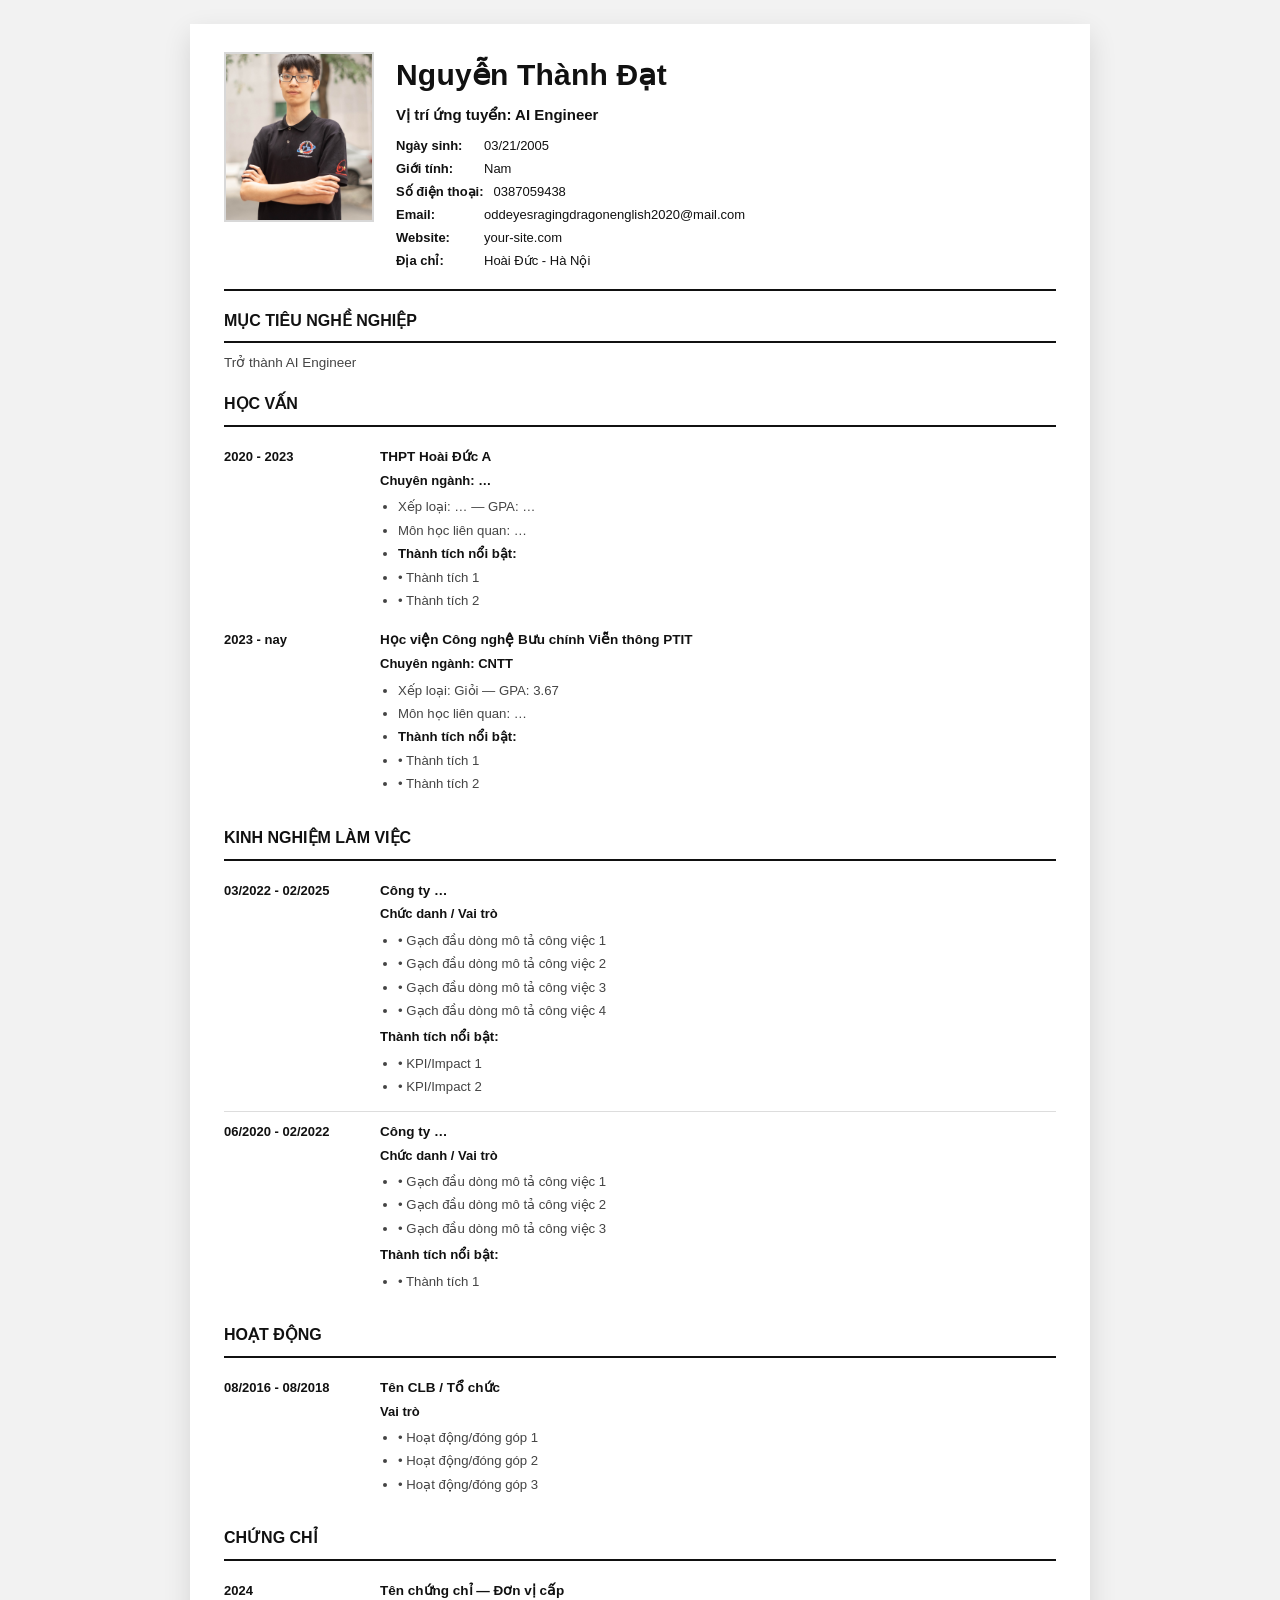
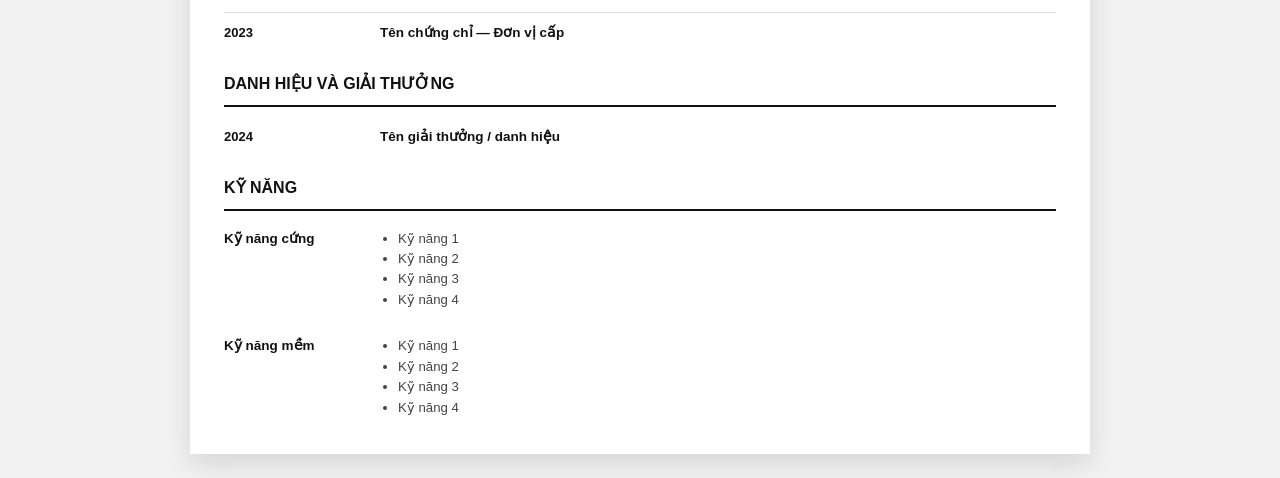
<file: index.html>
<!doctype html>
<html lang="vi">
<head>
  <meta charset="utf-8" />
  <meta name="viewport" content="width=device-width,initial-scale=1" />
  <title>CV - Nguyễn Thành Đạt</title>
  <style>
    :root{
      --ink:#111;
      --muted:#444;
      --line:#111;
      --soft:#e9e9e9;
      --paper:#fff;
      --w: 900px;
    }
    *{box-sizing:border-box}
    body{
      margin:0;
      background:#f2f2f2;
      color:var(--ink);
      font-family: Arial, Helvetica, sans-serif;
      line-height:1.55;
    }
    .page{
      width:min(var(--w), 100%);
      margin:24px auto;
      background:var(--paper);
      padding:28px 34px;
      box-shadow:0 10px 26px rgba(0,0,0,.12);
    }

    /* TOP HEADER */
    .top{
      display:grid;
      grid-template-columns: 150px 1fr;
      gap:22px;
      align-items:start;
      padding-bottom:14px;
      border-bottom:2px solid var(--line);
    }
    .photo{
      width:150px;
      height:170px;
      border:2px solid #d8d8d8;
      background:#f6f6f6;
      overflow:hidden;
      display:flex;
      align-items:center;
      justify-content:center;
      font-size:12px;
      color:#777;
    }
    .photo img{
      width:100%;
      height:100%;
      object-fit:cover;
      display:block;
    }
    .name{
      font-size:30px;
      font-weight:800;
      margin:0;
      letter-spacing:.2px;
    }
    .title{
      font-size:15px;
      font-weight:700;
      margin:4px 0 10px;
    }
    .info{
      margin-top:6px;
      font-size:13px;
    }
    .info .row{
      display:flex;
      gap:10px;
      margin:3px 0;
    }
    .info .label{
      min-width:78px; /* “Ngày sinh”, “Giới tính”… */
      font-weight:700;
    }
    .info .value{
      color:var(--ink);
      word-break:break-word;
    }
    .info a{color:inherit; text-decoration:none}
    .info a:hover{text-decoration:underline}

    /* SECTIONS */
    .section{
      margin-top:18px;
    }
    .sec-title{
      font-size:16px;
      font-weight:900;
      text-transform:uppercase;
      margin:0 0 8px;
    }
    .rule{
      height:2px;
      background:var(--line);
      margin:2px 0 10px;
    }
    .para{
      font-size:13.5px;
      color:var(--muted);
      margin:0;
    }

    /* TIMELINE ROWS (left date, right content) */
    .tl{
      display:flex;
      flex-direction:column;
      gap:0;
    }
    .tl-item{
      display:grid;
      grid-template-columns: 140px 1fr;
      gap:16px;
      padding:10px 0;
      border-bottom:1px solid #ddd;
    }
    .tl-item:last-child{border-bottom:none}
    .time{
      font-size:13px;
      font-weight:700;
      color:var(--ink);
      white-space:nowrap;
    }
    .right h4{
      margin:0;
      font-size:13.5px;
      font-weight:900;
    }
    .right .sub{
      margin:3px 0 0;
      font-size:13px;
      font-weight:800;
    }
    .right .desc{
      margin:6px 0 0;
      font-size:13.2px;
      color:var(--muted);
    }
    .bullets{
      margin:6px 0 0 18px;
      padding:0;
      color:var(--muted);
      font-size:13.2px;
    }
    .bullets li{margin:3px 0}
    .bold{font-weight:900; color:var(--ink)}

    /* SKILLS block (two rows like screenshot: hard/soft) */
    .skills{
      display:grid;
      gap:10px;
    }
    .skill-row{
      display:grid;
      grid-template-columns: 140px 1fr;
      gap:16px;
      align-items:start;
      padding:8px 0;
    }
    .skill-label{
      font-size:13.5px;
      font-weight:900;
    }
    .skill-list{
      margin:0;
      padding-left:18px;
      color:var(--muted);
      font-size:13.2px;
    }

    /* PRINT */
    @media print{
      body{background:#fff}
      .page{box-shadow:none; margin:0; width:auto}
      a{color:inherit}
    }
  </style>
</head>

<body>
  <div class="page">
    <!-- HEADER -->
    <header class="top">
      <div class="photo">
        <img src="static/images/DSCF8005-2.jpg" alt="avatar">
      </div>

      <div>
        <h1 class="name">Nguyễn Thành Đạt</h1>
        <div class="title">Vị trí ứng tuyển: AI Engineer</div>

        <div class="info">
          <div class="row"><div class="label">Ngày sinh:</div><div class="value">03/21/2005</div></div>
          <div class="row"><div class="label">Giới tính:</div><div class="value">Nam</div></div>
          <div class="row"><div class="label">Số điện thoại:</div><div class="value">0387059438</div></div>
          <div class="row"><div class="label">Email:</div><div class="value"><a href="mailto:you@mail.com">oddeyesragingdragonenglish2020@mail.com</a></div></div>
          <div class="row"><div class="label">Website:</div><div class="value"><a href="https://your-site.com" target="_blank" rel="noopener">your-site.com</a></div></div>
          <div class="row"><div class="label">Địa chỉ:</div><div class="value">Hoài Đức - Hà Nội</div></div>
        </div>
      </div>
    </header>

    <!-- CAREER OBJECTIVE -->
    <section class="section">
      <div class="sec-title">MỤC TIÊU NGHỀ NGHIỆP</div>
      <div class="rule"></div>
      <p class="para">
        Trở thành AI Engineer
      </p>
    </section>

    <!-- EDUCATION -->
    <section class="section">
      <div class="sec-title">HỌC VẤN</div>
      <div class="rule"></div>

      <div class="tl">
        <div class="tl-item">
          <div class="time">2020 - 2023</div>
          <div class="right">
            <h4>THPT Hoài Đức A</h4>
            <div class="sub">Chuyên ngành: …</div>
            <ul class="bullets">
              <li>Xếp loại: … — GPA: …</li>
              <li>Môn học liên quan: …</li>
              <li><span class="bold">Thành tích nổi bật:</span></li>
              <li>• Thành tích 1</li>
              <li>• Thành tích 2</li>
            </ul>
          </div>
          <div class="time">2023 - nay</div>
          <div class="right">
            <h4>Học viện Công nghệ Bưu chính Viễn thông PTIT</h4>
            <div class="sub">Chuyên ngành: CNTT</div>
            <ul class="bullets">
              <li>Xếp loại: Giỏi — GPA: 3.67</li>
              <li>Môn học liên quan: …</li>
              <li><span class="bold">Thành tích nổi bật:</span></li>
              <li>• Thành tích 1</li>
              <li>• Thành tích 2</li>
            </ul>
          </div>
        </div>
      </div>
    </section>

    <!-- EXPERIENCE -->
    <section class="section">
      <div class="sec-title">KINH NGHIỆM LÀM VIỆC</div>
      <div class="rule"></div>

      <div class="tl">
        <div class="tl-item">
          <div class="time">03/2022 - 02/2025</div>
          <div class="right">
            <h4>Công ty …</h4>
            <div class="sub">Chức danh / Vai trò</div>
            <ul class="bullets">
              <li>• Gạch đầu dòng mô tả công việc 1</li>
              <li>• Gạch đầu dòng mô tả công việc 2</li>
              <li>• Gạch đầu dòng mô tả công việc 3</li>
              <li>• Gạch đầu dòng mô tả công việc 4</li>
            </ul>
            <div class="desc"><span class="bold">Thành tích nổi bật:</span></div>
            <ul class="bullets">
              <li>• KPI/Impact 1</li>
              <li>• KPI/Impact 2</li>
            </ul>
          </div>
        </div>

        <div class="tl-item">
          <div class="time">06/2020 - 02/2022</div>
          <div class="right">
            <h4>Công ty …</h4>
            <div class="sub">Chức danh / Vai trò</div>
            <ul class="bullets">
              <li>• Gạch đầu dòng mô tả công việc 1</li>
              <li>• Gạch đầu dòng mô tả công việc 2</li>
              <li>• Gạch đầu dòng mô tả công việc 3</li>
            </ul>
            <div class="desc"><span class="bold">Thành tích nổi bật:</span></div>
            <ul class="bullets">
              <li>• Thành tích 1</li>
            </ul>
          </div>
        </div>
      </div>
    </section>

    <!-- ACTIVITIES -->
    <section class="section">
      <div class="sec-title">HOẠT ĐỘNG</div>
      <div class="rule"></div>

      <div class="tl">
        <div class="tl-item">
          <div class="time">08/2016 - 08/2018</div>
          <div class="right">
            <h4>Tên CLB / Tổ chức</h4>
            <div class="sub">Vai trò</div>
            <ul class="bullets">
              <li>• Hoạt động/đóng góp 1</li>
              <li>• Hoạt động/đóng góp 2</li>
              <li>• Hoạt động/đóng góp 3</li>
            </ul>
          </div>
        </div>
      </div>
    </section>

    <!-- CERTIFICATES -->
    <section class="section">
      <div class="sec-title">CHỨNG CHỈ</div>
      <div class="rule"></div>

      <div class="tl">
        <div class="tl-item">
          <div class="time">2024</div>
          <div class="right">
            <h4>Tên chứng chỉ — Đơn vị cấp</h4>
          </div>
        </div>
        <div class="tl-item">
          <div class="time">2023</div>
          <div class="right">
            <h4>Tên chứng chỉ — Đơn vị cấp</h4>
          </div>
        </div>
      </div>
    </section>

    <!-- AWARDS -->
    <section class="section">
      <div class="sec-title">DANH HIỆU VÀ GIẢI THƯỞNG</div>
      <div class="rule"></div>

      <div class="tl">
        <div class="tl-item">
          <div class="time">2024</div>
          <div class="right">
            <h4>Tên giải thưởng / danh hiệu</h4>
          </div>
        </div>
      </div>
    </section>

    <!-- SKILLS -->
    <section class="section">
      <div class="sec-title">KỸ NĂNG</div>
      <div class="rule"></div>

      <div class="skills">
        <div class="skill-row">
          <div class="skill-label">Kỹ năng cứng</div>
          <ul class="skill-list">
            <li>Kỹ năng 1</li>
            <li>Kỹ năng 2</li>
            <li>Kỹ năng 3</li>
            <li>Kỹ năng 4</li>
          </ul>
        </div>

        <div class="skill-row">
          <div class="skill-label">Kỹ năng mềm</div>
          <ul class="skill-list">
            <li>Kỹ năng 1</li>
            <li>Kỹ năng 2</li>
            <li>Kỹ năng 3</li>
            <li>Kỹ năng 4</li>
          </ul>
        </div>
      </div>
    </section>

  </div>
</body>
</html>
</file>
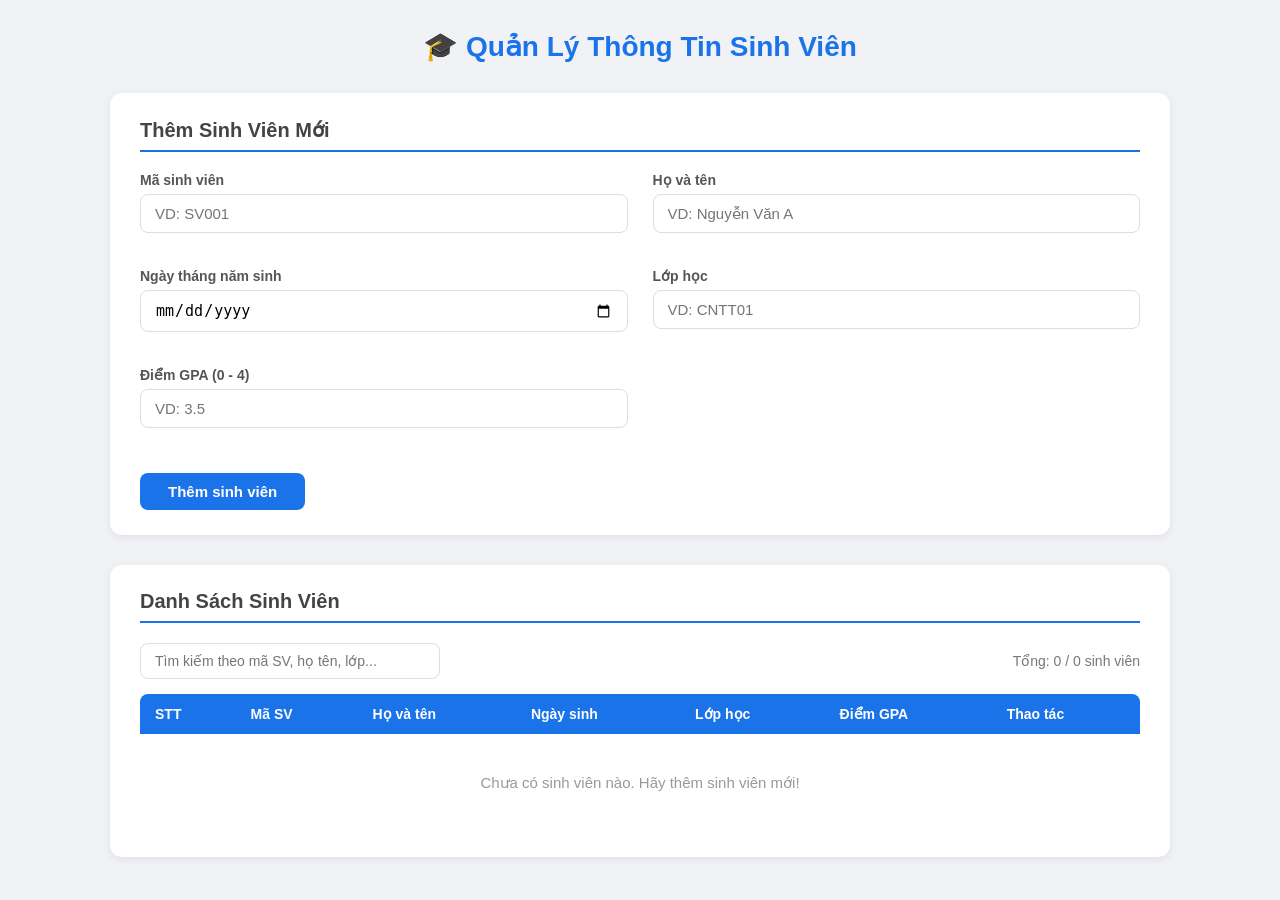
<file: js_w1/index.html>
<!DOCTYPE html>
<html lang="vi">
<head>
    <meta charset="UTF-8">
    <meta name="viewport" content="width=device-width, initial-scale=1.0">
    <title>Quản lý thông tin sinh viên</title>
    <link rel="stylesheet" href="style.css">
</head>
<body>
    <div class="container">
        <h1>&#127891; Quản Lý Thông Tin Sinh Viên</h1>

        <div class="form-section">
            <h2 id="form-title">Thêm Sinh Viên Mới</h2>
            <div class="form-grid">
                <div class="form-group">
                    <label for="maSV">Mã sinh viên</label>
                    <input type="text" id="maSV" placeholder="VD: SV001">
                    <span class="error-msg" id="err-maSV"></span>
                </div>
                <div class="form-group">
                    <label for="hoTen">Họ và tên</label>
                    <input type="text" id="hoTen" placeholder="VD: Nguyễn Văn A">
                    <span class="error-msg" id="err-hoTen"></span>
                </div>
                <div class="form-group">
                    <label for="ngaySinh">Ngày tháng năm sinh</label>
                    <input type="date" id="ngaySinh">
                    <span class="error-msg" id="err-ngaySinh"></span>
                </div>
                <div class="form-group">
                    <label for="lopHoc">Lớp học</label>
                    <input type="text" id="lopHoc" placeholder="VD: CNTT01">
                    <span class="error-msg" id="err-lopHoc"></span>
                </div>
                <div class="form-group">
                    <label for="diemGPA">Điểm GPA (0 - 4)</label>
                    <input type="number" id="diemGPA" placeholder="VD: 3.5" step="0.01" min="0" max="4">
                    <span class="error-msg" id="err-diemGPA"></span>
                </div>
                <div></div>
                <div class="btn-group">
                    <button class="btn btn-primary" id="btnSubmit" onclick="handleSubmit()">Thêm sinh viên</button>
                    <button class="btn btn-secondary" id="btnCancel" onclick="handleCancel()" style="display:none;">Hủy</button>
                </div>
            </div>
        </div>

        <div class="table-section">
            <h2>Danh Sách Sinh Viên</h2>
            <div class="search-bar">
                <input type="text" id="searchInput" placeholder="Tìm kiếm theo mã SV, họ tên, lớp..." oninput="renderTable()">
                <span class="student-count" id="studentCount"></span>
            </div>
            <table>
                <thead>
                    <tr>
                        <th>STT</th>
                        <th>Mã SV</th>
                        <th>Họ và tên</th>
                        <th>Ngày sinh</th>
                        <th>Lớp học</th>
                        <th>Điểm GPA</th>
                        <th>Thao tác</th>
                    </tr>
                </thead>
                <tbody id="studentTableBody">
                </tbody>
            </table>
            <div class="empty-msg" id="emptyMsg">Chưa có sinh viên nào. Hãy thêm sinh viên mới!</div>
        </div>
    </div>

    <script src="app.js"></script>
</body>
</html>
</file>
<file: js_w1/style.css>
* {
    margin: 0;
    padding: 0;
    box-sizing: border-box;
}

body {
    font-family: 'Segoe UI', Tahoma, Geneva, Verdana, sans-serif;
    background: #f0f2f5;
    color: #333;
    min-height: 100vh;
}

.container {
    max-width: 1100px;
    margin: 0 auto;
    padding: 30px 20px;
}

h1 {
    text-align: center;
    margin-bottom: 30px;
    color: #1a73e8;
    font-size: 28px;
}

.form-section {
    background: #fff;
    padding: 25px 30px;
    border-radius: 12px;
    box-shadow: 0 2px 8px rgba(0,0,0,0.08);
    margin-bottom: 30px;
}

.form-section h2 {
    margin-bottom: 20px;
    color: #444;
    font-size: 20px;
    border-bottom: 2px solid #1a73e8;
    padding-bottom: 8px;
}

.form-grid {
    display: grid;
    grid-template-columns: 1fr 1fr;
    gap: 15px 25px;
}

.form-group {
    display: flex;
    flex-direction: column;
}

.form-group label {
    font-weight: 600;
    margin-bottom: 6px;
    color: #555;
    font-size: 14px;
}

.form-group input {
    padding: 10px 14px;
    border: 1.5px solid #ddd;
    border-radius: 8px;
    font-size: 15px;
    transition: border-color 0.2s;
    outline: none;
}

.form-group input:focus {
    border-color: #1a73e8;
    box-shadow: 0 0 0 3px rgba(26, 115, 232, 0.1);
}

.form-group input.error {
    border-color: #e74c3c;
}

.error-msg {
    color: #e74c3c;
    font-size: 12px;
    margin-top: 4px;
    min-height: 16px;
}

.btn-group {
    grid-column: 1 / -1;
    display: flex;
    gap: 12px;
    margin-top: 10px;
}

.btn {
    padding: 10px 28px;
    border: none;
    border-radius: 8px;
    font-size: 15px;
    font-weight: 600;
    cursor: pointer;
    transition: all 0.2s;
}

.btn:hover {
    transform: translateY(-1px);
    box-shadow: 0 4px 12px rgba(0,0,0,0.15);
}

.btn-primary {
    background: #1a73e8;
    color: #fff;
}

.btn-primary:hover {
    background: #1557b0;
}

.btn-warning {
    background: #f39c12;
    color: #fff;
}

.btn-warning:hover {
    background: #d68910;
}

.btn-danger {
    background: #e74c3c;
    color: #fff;
}

.btn-danger:hover {
    background: #c0392b;
}

.btn-secondary {
    background: #95a5a6;
    color: #fff;
}

.btn-secondary:hover {
    background: #7f8c8d;
}

.btn-sm {
    padding: 6px 16px;
    font-size: 13px;
}

.table-section {
    background: #fff;
    padding: 25px 30px;
    border-radius: 12px;
    box-shadow: 0 2px 8px rgba(0,0,0,0.08);
}

.table-section h2 {
    margin-bottom: 20px;
    color: #444;
    font-size: 20px;
    border-bottom: 2px solid #1a73e8;
    padding-bottom: 8px;
}

.search-bar {
    margin-bottom: 15px;
    display: flex;
    gap: 10px;
    align-items: center;
}

.search-bar input {
    padding: 9px 14px;
    border: 1.5px solid #ddd;
    border-radius: 8px;
    font-size: 14px;
    width: 300px;
    outline: none;
}

.search-bar input:focus {
    border-color: #1a73e8;
}

.student-count {
    margin-left: auto;
    font-size: 14px;
    color: #777;
}

table {
    width: 100%;
    border-collapse: collapse;
    margin-top: 5px;
}

thead th {
    background: #1a73e8;
    color: #fff;
    padding: 12px 15px;
    text-align: left;
    font-size: 14px;
    font-weight: 600;
}

thead th:first-child {
    border-radius: 8px 0 0 0;
}

thead th:last-child {
    border-radius: 0 8px 0 0;
}

tbody tr {
    transition: background 0.15s;
}

tbody tr:hover {
    background: #e8f0fe;
}

tbody tr:nth-child(even) {
    background: #f8f9fa;
}

tbody tr:nth-child(even):hover {
    background: #e8f0fe;
}

tbody td {
    padding: 11px 15px;
    border-bottom: 1px solid #eee;
    font-size: 14px;
}

.actions {
    display: flex;
    gap: 6px;
}

.empty-msg {
    text-align: center;
    padding: 40px;
    color: #999;
    font-size: 15px;
}

.gpa-excellent { color: #27ae60; font-weight: 700; }
.gpa-good { color: #2980b9; font-weight: 600; }
.gpa-average { color: #f39c12; font-weight: 600; }
.gpa-poor { color: #e74c3c; font-weight: 600; }

@media (max-width: 768px) {
    .form-grid {
        grid-template-columns: 1fr;
    }
    .search-bar input {
        width: 100%;
    }
    table {
        font-size: 13px;
    }
}
</file>
